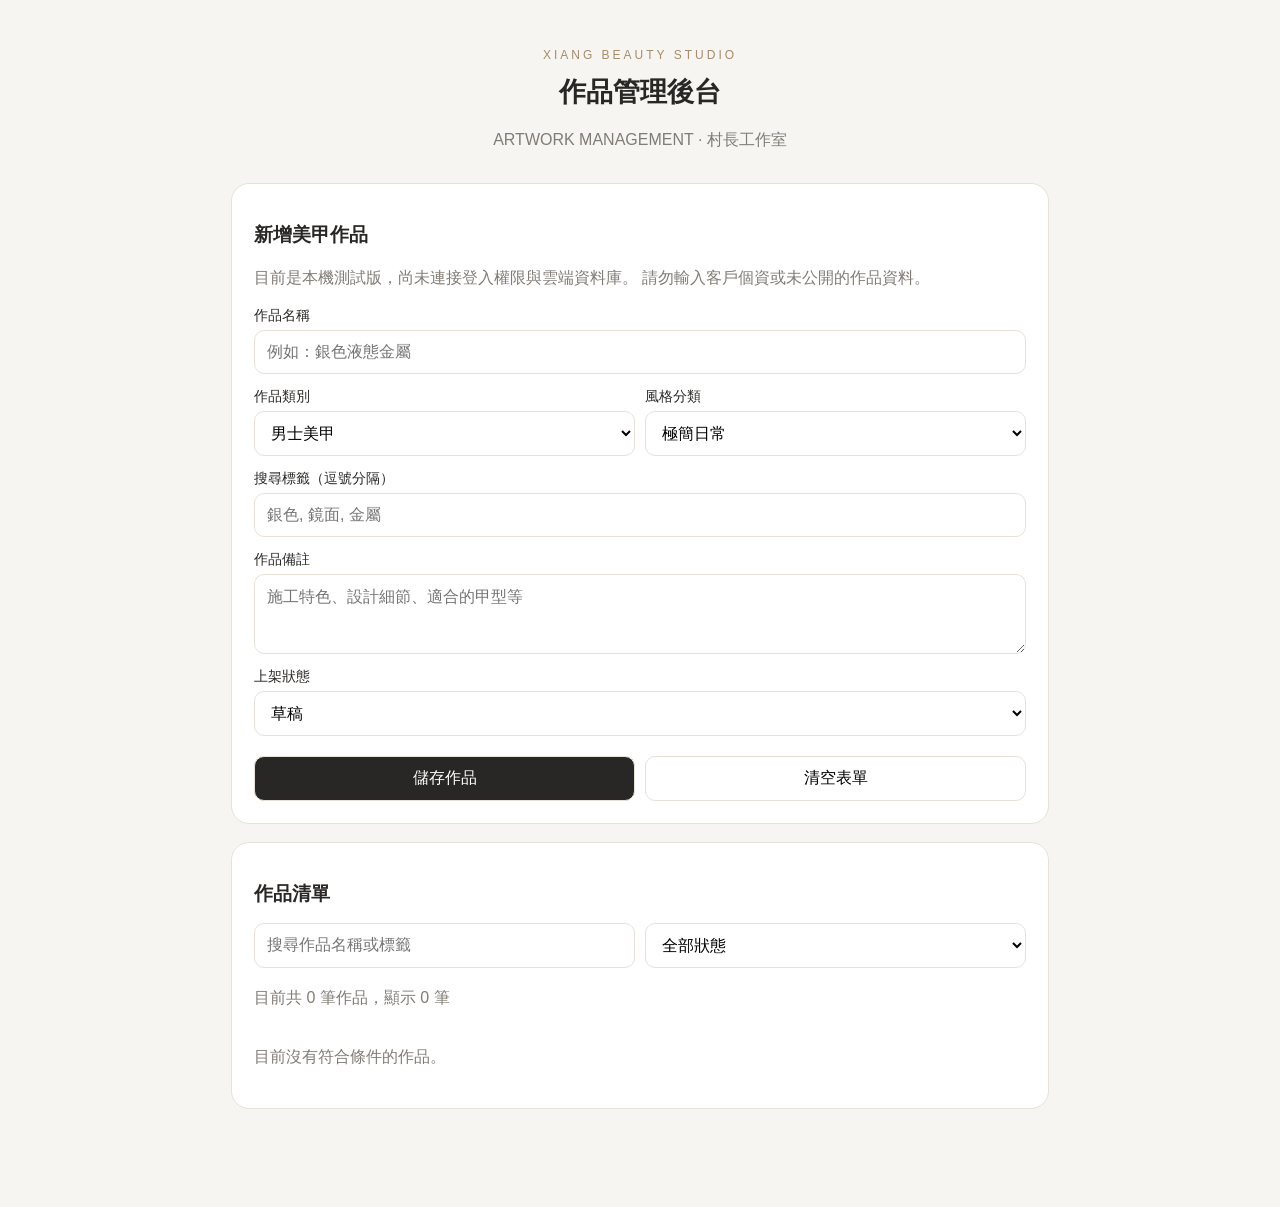
<file: feature/artwork-admin.html>
<!doctype html>
<html lang="zh-Hant">
<head>
<meta charset="utf-8">
<meta name="viewport" content="width=device-width,initial-scale=1">
<title>香香村｜作品管理後台</title>
<style>
:root{
  --bg:#f7f5f1;
  --paper:#fff;
  --ink:#292725;
  --muted:#817c75;
  --line:#e8e1d8;
  --gold:#a58c6a;
}
*{box-sizing:border-box}
body{
  margin:0;
  background:var(--bg);
  color:var(--ink);
  font-family:Arial,"Microsoft JhengHei",sans-serif;
}
main{max-width:850px;margin:auto;padding:24px 16px 80px}
header{text-align:center;margin:24px 0 30px}
.brand{color:var(--gold);font-size:12px;letter-spacing:3px}
h1{font-size:27px;margin:12px 0}
h2{font-size:19px}
p,.hint{color:var(--muted);line-height:1.7}
.panel{
  background:var(--paper);
  border:1px solid var(--line);
  border-radius:18px;
  padding:22px;
  margin-bottom:18px;
}
label{display:block;margin:14px 0 5px;font-size:14px}
input,select,textarea{
  display:block;
  width:100%;
  padding:12px;
  border:1px solid var(--line);
  border-radius:10px;
  font:inherit;
  background:white;
}
textarea{resize:vertical}
button{
  font:inherit;
  padding:11px 15px;
  border-radius:10px;
  border:1px solid var(--line);
  background:white;
  cursor:pointer;
}
.primary{background:var(--ink);color:white}
.row{display:flex;gap:10px;flex-wrap:wrap}
.row>*{flex:1}
.grid{display:grid;grid-template-columns:repeat(2,minmax(0,1fr));gap:12px}
.item{
  border:1px solid var(--line);
  border-radius:14px;
  padding:15px;
  background:white;
}
.item strong{display:block;margin-bottom:8px}
.meta{font-size:12px;color:var(--muted);line-height:1.8}
.actions{display:flex;gap:7px;flex-wrap:wrap;margin-top:12px}
.actions button{font-size:13px}
.badge{
  display:inline-block;
  border-radius:30px;
  background:#f1ede6;
  padding:5px 10px;
  font-size:12px;
  margin-bottom:10px;
}
.hidden{display:none}
@media(max-width:560px){
  .grid{grid-template-columns:1fr}
  .row{display:block}
}
</style>
</head>
<body>
<main>
<header>
<div class="brand">XIANG BEAUTY STUDIO</div>
<h1>作品管理後台</h1>
<p>ARTWORK MANAGEMENT · 村長工作室</p>
</header>

<section class="panel">
<h2 id="formTitle">新增美甲作品</h2>
<p class="hint">
目前是本機測試版，尚未連接登入權限與雲端資料庫。
請勿輸入客戶個資或未公開的作品資料。
</p>
<form id="artForm">
<label for="name">作品名稱</label>
<input id="name" required maxlength="80"
placeholder="例如：銀色液態金屬">

<div class="row">
<div>
<label for="gender">作品類別</label>
<select id="gender">
<option value="men">男士美甲</option>
<option value="women">女士美甲</option>
<option value="unisex">中性／不限性別</option>
</select>
</div>
<div>
<label for="style">風格分類</label>
<select id="style">
<option value="clean">極簡日常</option>
<option value="graphic">潮流圖騰</option>
<option value="metal">暗黑金屬</option>
<option value="fandom">應援甲</option>
</select>
</div>
</div>

<label for="tags">搜尋標籤（逗號分隔）</label>
<input id="tags" placeholder="銀色, 鏡面, 金屬">

<label for="notes">作品備註</label>
<textarea id="notes" rows="3"
placeholder="施工特色、設計細節、適合的甲型等"></textarea>

<label for="status">上架狀態</label>
<select id="status">
<option value="draft">草稿</option>
<option value="published">公開上架</option>
<option value="archived">封存</option>
</select>

<div class="row" style="margin-top:20px">
<button class="primary" type="submit" id="saveBtn">儲存作品</button>
<button type="button" id="resetBtn">清空表單</button>
</div>
</form>
</section>

<section class="panel">
<h2>作品清單</h2>
<div class="row">
<input id="search" placeholder="搜尋作品名稱或標籤">
<select id="filterStatus">
<option value="all">全部狀態</option>
<option value="draft">草稿</option>
<option value="published">公開上架</option>
<option value="archived">封存</option>
</select>
</div>
<p class="hint" id="count"></p>
<div class="grid" id="artList"></div>
</section>
</main>

<script>
const KEY="xiang-artworks-admin-demo-v1";
const styleNames={
  clean:"極簡日常",
  graphic:"潮流圖騰",
  metal:"暗黑金屬",
  fandom:"應援甲"
};
const genderNames={
  men:"男士美甲",
  women:"女士美甲",
  unisex:"中性／不限性別"
};
const statusNames={
  draft:"草稿",
  published:"公開上架",
  archived:"封存"
};

const $=id=>document.getElementById(id);
let artworks=[];
let editingId=null;

try{
  const data=JSON.parse(localStorage.getItem(KEY)||"[]");
  if(Array.isArray(data))artworks=data;
}catch{}

function persist(){
  try{
    localStorage.setItem(KEY,JSON.stringify(artworks));
    return true;
  }catch{
    alert("瀏覽器無法儲存資料，請檢查儲存空間或隱私模式。");
    return false;
  }
}

function resetForm(){
  editingId=null;
  $("artForm").reset();
  $("formTitle").textContent="新增美甲作品";
  $("saveBtn").textContent="儲存作品";
}

$("artForm").addEventListener("submit",e=>{
  e.preventDefault();

  const now=new Date().toISOString();
  const item={
    id:editingId||crypto.randomUUID(),
    name:$("name").value.trim(),
    gender:$("gender").value,
    style:$("style").value,
    tags:$("tags").value
      .split(/[,，]/)
      .map(x=>x.trim())
      .filter(Boolean),
    notes:$("notes").value.trim(),
    status:$("status").value,
    updatedAt:now
  };

  if(!item.name){
    alert("請輸入作品名稱");
    return;
  }

  const old=artworks.find(x=>x.id===editingId);
  item.createdAt=old?.createdAt||now;

  const next=editingId
    ?artworks.map(x=>x.id===editingId?item:x)
    :[item,...artworks];

  const previous=artworks;
  artworks=next;

  if(!persist()){
    artworks=previous;
    return;
  }

  resetForm();
  render();
  alert("作品已儲存於這台電腦的瀏覽器");
});

$("resetBtn").addEventListener("click",resetForm);

function editItem(id){
  const x=artworks.find(a=>a.id===id);
  if(!x)return;

  editingId=id;
  $("name").value=x.name;
  $("gender").value=x.gender;
  $("style").value=x.style;
  $("tags").value=x.tags.join(", ");
  $("notes").value=x.notes;
  $("status").value=x.status;
  $("formTitle").textContent="編輯作品";
  $("saveBtn").textContent="更新作品";
  window.scrollTo({top:0,behavior:"smooth"});
}

function changeStatus(id,status){
  const x=artworks.find(a=>a.id===id);
  if(!x)return;
  const old=x.status;
  x.status=status;
  x.updatedAt=new Date().toISOString();

  if(!persist()){
    x.status=old;
    return;
  }
  render();
}

function deleteItem(id){
  if(!confirm("確定刪除這筆測試作品嗎？"))return;
  const old=artworks;
  artworks=artworks.filter(x=>x.id!==id);

  if(!persist()){
    artworks=old;
    return;
  }

  if(editingId===id)resetForm();
  render();
}

function action(label,callback){
  const btn=document.createElement("button");
  btn.type="button";
  btn.textContent=label;
  btn.addEventListener("click",callback);
  return btn;
}

function render(){
  const keyword=$("search").value.trim().toLowerCase();
  const status=$("filterStatus").value;

  const items=artworks.filter(x=>
    (status==="all"||x.status===status)&&
    [x.name,...x.tags,x.notes]
      .join(" ").toLowerCase().includes(keyword)
  );

  $("count").textContent=
    "目前共 "+artworks.length+" 筆作品，顯示 "+items.length+" 筆";

  $("artList").replaceChildren();

  if(!items.length){
    const p=document.createElement("p");
    p.className="hint";
    p.textContent="目前沒有符合條件的作品。";
    $("artList").append(p);
    return;
  }

  items.forEach(x=>{
    const card=document.createElement("article");
    card.className="item";

    const badge=document.createElement("span");
    badge.className="badge";
    badge.textContent=statusNames[x.status]||x.status;

    const name=document.createElement("strong");
    name.textContent=x.name;

    const meta=document.createElement("div");
    meta.className="meta";
    meta.textContent=[
      genderNames[x.gender],
      styleNames[x.style],
      x.tags.join("、")
    ].filter(Boolean).join(" · ");

    const buttons=document.createElement("div");
    buttons.className="actions";

    buttons.append(
      action("編輯",()=>editItem(x.id)),
      action(
        x.status==="published"?"下架":"上架",
        ()=>changeStatus(
          x.id,
          x.status==="published"?"archived":"published"
        )
      ),
      action("刪除",()=>deleteItem(x.id))
    );

    card.append(badge,name,meta,buttons);
    $("artList").append(card);
  });
}

$("search").addEventListener("input",render);
$("filterStatus").addEventListener("change",render);

render();
</script>
</body>
</html>
</file>
